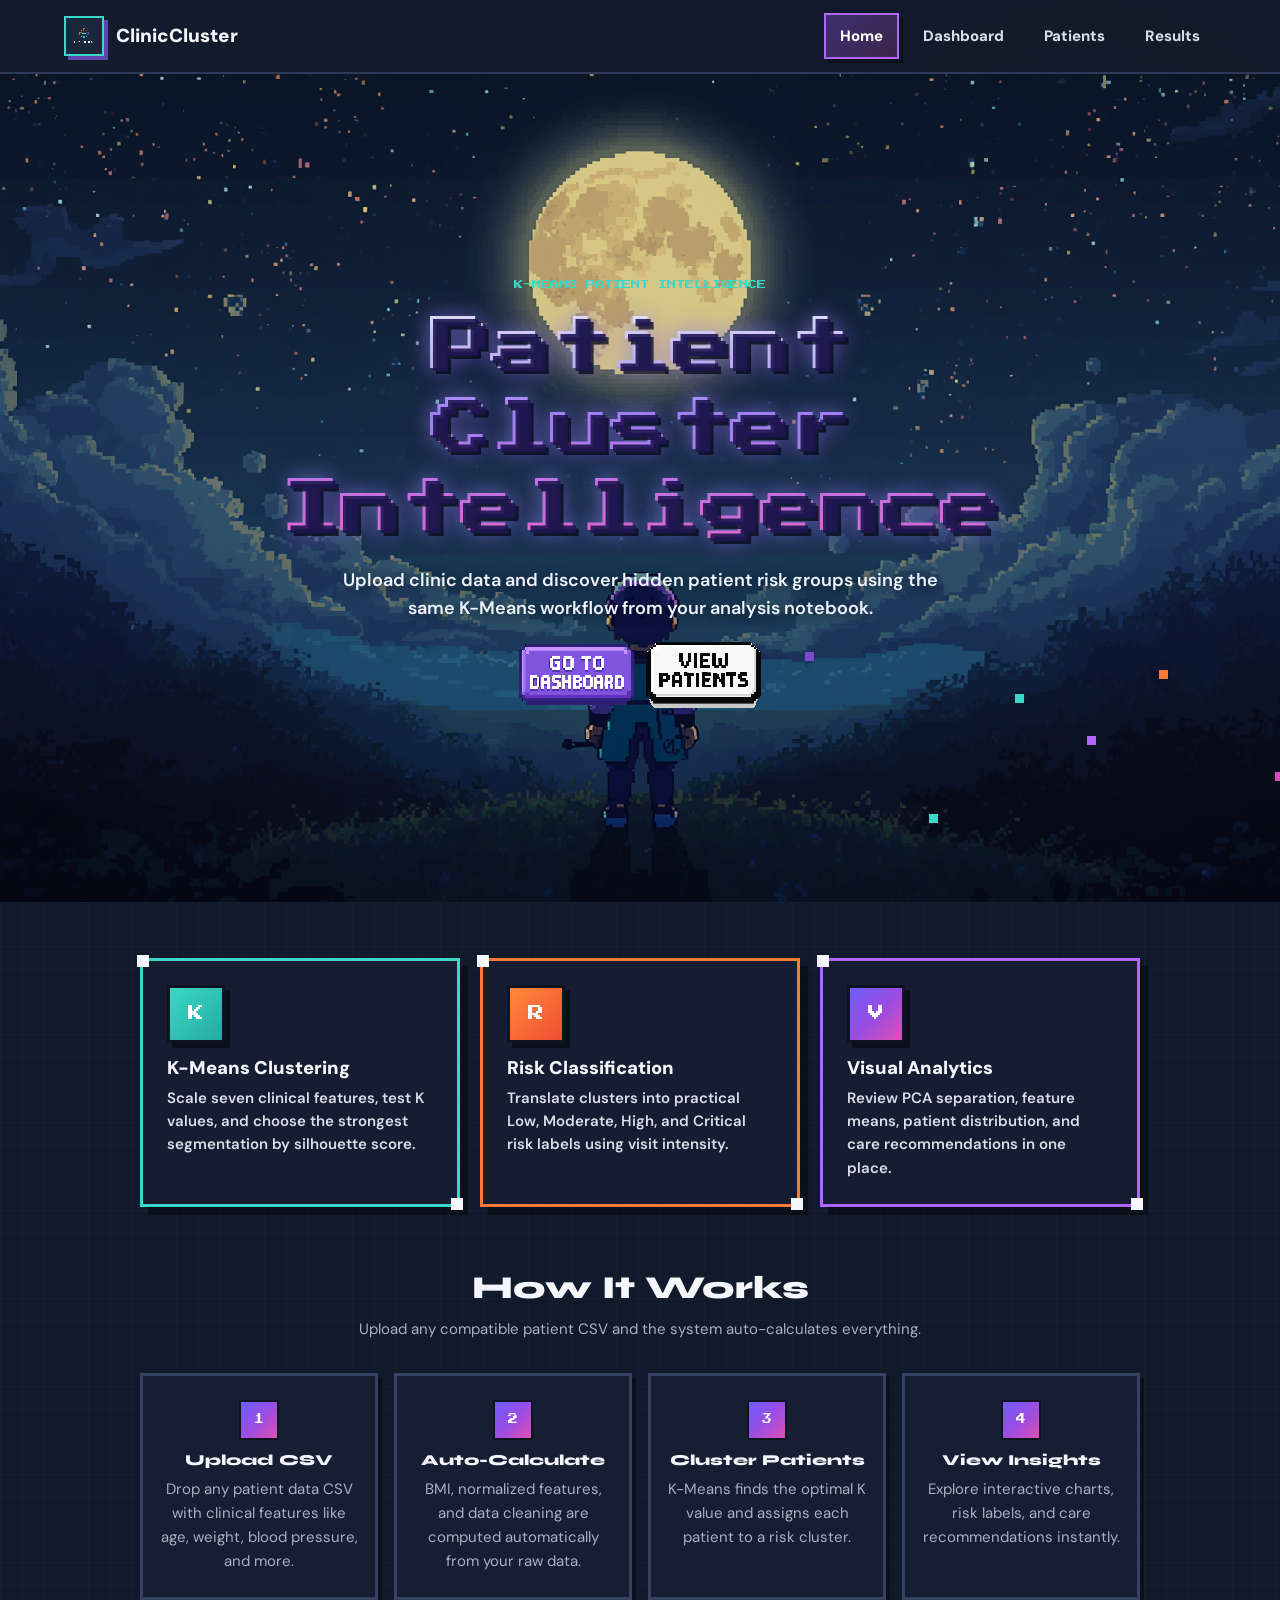
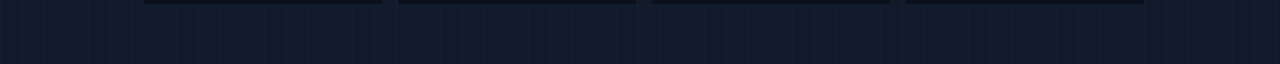
<file: frontend/html/index.html>
<!DOCTYPE html>
<html lang="en">
<head>
  <meta charset="UTF-8">
  <meta name="viewport" content="width=device-width, initial-scale=1.0">
  <meta name="description" content="ClinicCluster — Upload clinic data and discover hidden patient risk groups using K-Means clustering analysis.">
  <title>ClinicCluster — Patient Cluster Intelligence</title>
  <link rel="icon" href="../images/favicon.ico">
  <link href="https://fonts.googleapis.com/css2?family=DM+Sans:wght@400;500;600;700;800&family=Press+Start+2P&family=Syne:wght@700;800&display=swap" rel="stylesheet">
  <link rel="stylesheet" href="../css/global.css">
  <link rel="stylesheet" href="../css/index.css">
</head>
<body>
  <header class="topbar">
    <nav class="nav">
      <a class="brand" href="index.html"><img class="brand-logo" src="../images/logo.png" alt="">ClinicCluster</a>
      <div class="nav-links">
        <a class="active" href="index.html">Home</a>
        <a href="dashboard.html">Dashboard</a>
        <a href="patients.html">Patients</a>
        <a href="results.html">Results</a>
      </div>
    </nav>
  </header>
  <main>
    <section class="hero">
      <video class="hero-video" autoplay muted loop playsinline poster="../images/landing-moon-bg.jpg" aria-hidden="true">
        <source src="../images/landing-night-motion.mp4" type="video/mp4">
      </video>
      <div class="hero-copy">
        <p class="eyebrow">K-Means Patient Intelligence</p>
        <h1>Patient Cluster Intelligence</h1>
        <p class="lede">Upload clinic data and discover hidden patient risk groups using the same K-Means workflow from your analysis notebook.</p>
        <div class="actions">
          <a class="pixel-button" href="dashboard.html" aria-label="Go to Dashboard">
            <img src="../images/button-go-dashboard.jpg" alt="Go to Dashboard">
          </a>
          <a class="pixel-button" href="patients.html" aria-label="View Patients">
            <img src="../images/button-view-patients.jpg" alt="View Patients">
          </a>
        </div>
      </div>
    </section>

    <section class="landing-details">
      <div class="feature-grid" aria-label="Core capabilities">
        <article class="feature-card reveal-on-scroll">
          <span class="feature-icon">K</span>
          <h2>K-Means Clustering</h2>
          <p>Scale seven clinical features, test K values, and choose the strongest segmentation by silhouette score.</p>
        </article>
        <article class="feature-card reveal-on-scroll">
          <span class="feature-icon">R</span>
          <h2>Risk Classification</h2>
          <p>Translate clusters into practical Low, Moderate, High, and Critical risk labels using visit intensity.</p>
        </article>
        <article class="feature-card reveal-on-scroll">
          <span class="feature-icon">V</span>
          <h2>Visual Analytics</h2>
          <p>Review PCA separation, feature means, patient distribution, and care recommendations in one place.</p>
        </article>
      </div>

      <div class="how-it-works">
        <h2>How It Works</h2>
        <p>Upload any compatible patient CSV and the system auto-calculates everything.</p>
        <div class="steps-grid">
          <div class="step-card reveal-on-scroll">
            <span class="step-num">1</span>
            <h3>Upload CSV</h3>
            <p>Drop any patient data CSV with clinical features like age, weight, blood pressure, and more.</p>
          </div>
          <div class="step-card reveal-on-scroll">
            <span class="step-num">2</span>
            <h3>Auto-Calculate</h3>
            <p>BMI, normalized features, and data cleaning are computed automatically from your raw data.</p>
          </div>
          <div class="step-card reveal-on-scroll">
            <span class="step-num">3</span>
            <h3>Cluster Patients</h3>
            <p>K-Means finds the optimal K value and assigns each patient to a risk cluster.</p>
          </div>
          <div class="step-card reveal-on-scroll">
            <span class="step-num">4</span>
            <h3>View Insights</h3>
            <p>Explore interactive charts, risk labels, and care recommendations instantly.</p>
          </div>
        </div>
      </div>
    </section>
  </main>
  <script>
    const revealItems = document.querySelectorAll(".reveal-on-scroll");

    const revealObserver = new IntersectionObserver((entries) => {
      entries.forEach((entry) => {
        if (entry.isIntersecting) {
          entry.target.classList.add("is-visible");
          revealObserver.unobserve(entry.target);
        }
      });
    }, { threshold: 0.18 });

    revealItems.forEach((item, index) => {
      item.style.setProperty("--reveal-delay", `${index * 70}ms`);
      revealObserver.observe(item);
    });
  </script>
</body>
</html>
</file>
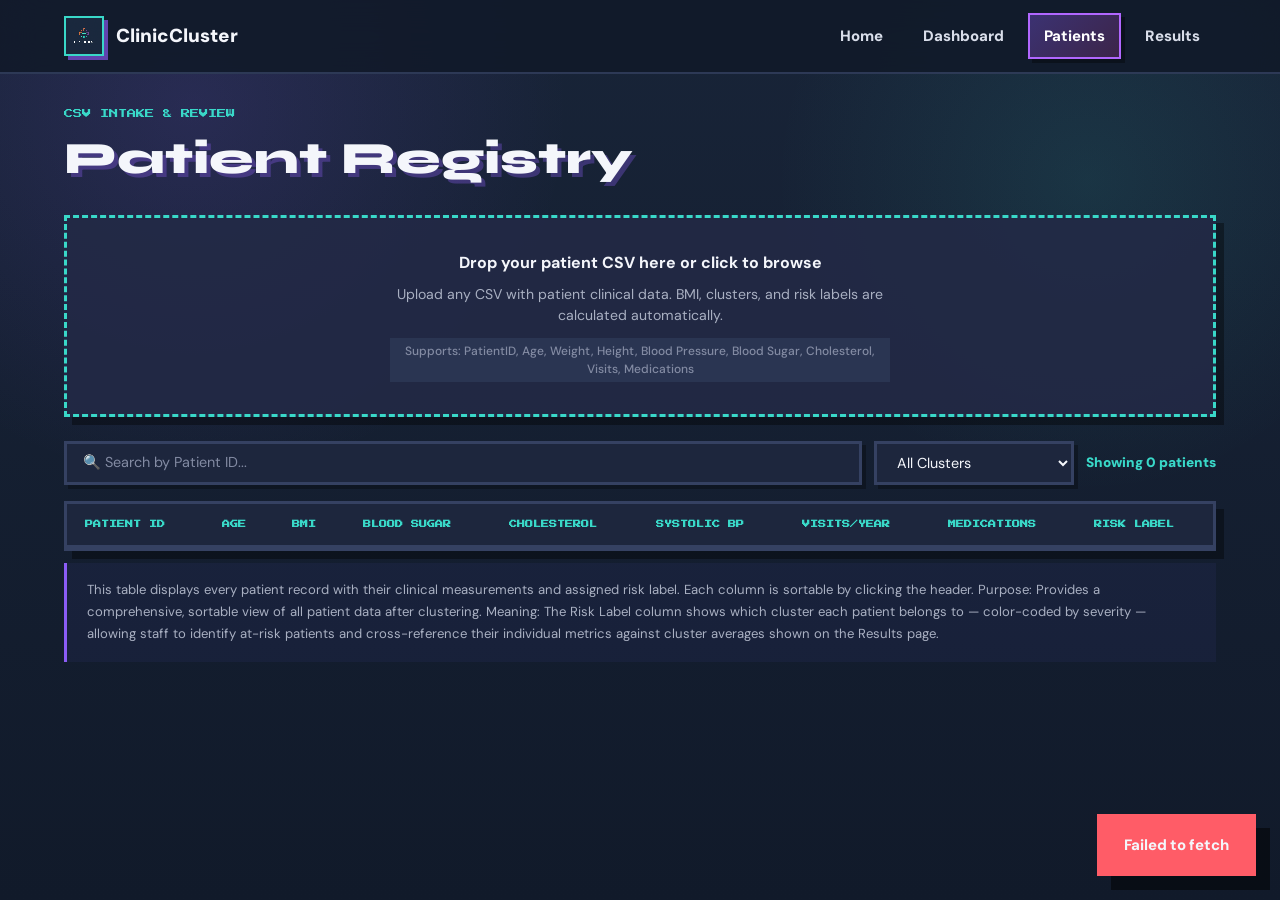
<file: frontend/html/patients.html>
<!DOCTYPE html>
<html lang="en">
<head>
  <meta charset="UTF-8">
  <meta name="viewport" content="width=device-width, initial-scale=1.0">
  <meta name="description" content="ClinicCluster Patients — Upload patient CSV data and browse clustered patient records.">
  <title>Patients | ClinicCluster</title>
  <link rel="icon" href="../images/favicon.ico">
  <link href="https://fonts.googleapis.com/css2?family=DM+Sans:wght@400;500;600;700;800&family=Press+Start+2P&family=Syne:wght@700;800&display=swap" rel="stylesheet">
  <link rel="stylesheet" href="../css/global.css">
  <link rel="stylesheet" href="../css/patients.css">
</head>
<body>
  <header class="topbar">
    <nav class="nav">
      <a class="brand" href="index.html"><img class="brand-logo" src="../images/logo.png" alt="">ClinicCluster</a>
      <div class="nav-links">
        <a href="index.html">Home</a>
        <a href="dashboard.html">Dashboard</a>
        <a class="active" href="patients.html">Patients</a>
        <a href="results.html">Results</a>
      </div>
    </nav>
  </header>
  <main class="page-shell">
    <section class="page-head">
      <div>
        <p class="eyebrow">CSV intake &amp; review</p>
        <h1>Patient Registry</h1>
      </div>
    </section>

    <section class="upload-zone" id="uploadZone">
      <input id="csvInput" type="file" accept=".csv" hidden>
      <strong>Drop your patient CSV here or click to browse</strong>
      <span>Upload any CSV with patient clinical data. BMI, clusters, and risk labels are calculated automatically.</span>
      <span class="upload-hint">Supports: PatientID, Age, Weight, Height, Blood Pressure, Blood Sugar, Cholesterol, Visits, Medications</span>
    </section>

    <div id="autoCalcBanner" class="auto-calc-banner hidden">
      <span class="calc-icon">✅</span>
      <div class="calc-text">
        <strong>Data uploaded &amp; auto-calculated successfully!</strong>
        <span>All features have been processed and patients clustered automatically.</span>
      </div>
      <div class="auto-calc-tags">
        <span class="auto-calc-tag">BMI</span>
        <span class="auto-calc-tag">Clusters</span>
        <span class="auto-calc-tag">Risk Labels</span>
      </div>
    </div>

    <section class="toolbar">
      <input id="searchInput" type="search" placeholder="🔍 Search by Patient ID...">
      <select id="riskFilter">
        <option value="">All Clusters</option>
        <option>Low Risk</option>
        <option>Moderate Risk</option>
        <option>High Risk</option>
        <option>Critical Risk</option>
      </select>
      <span id="resultCount">Showing 0 patients</span>
    </section>

    <section class="table-wrap">
      <table>
        <thead>
          <tr>
            <th data-sort="patient_id">Patient ID</th>
            <th data-sort="age">Age</th>
            <th data-sort="bmi">BMI</th>
            <th data-sort="blood_sugar">Blood Sugar</th>
            <th data-sort="cholesterol">Cholesterol</th>
            <th data-sort="bp_systolic">Systolic BP</th>
            <th data-sort="visits_per_year">Visits/Year</th>
            <th data-sort="medication_count">Medications</th>
            <th data-sort="risk_label">Risk Label</th>
          </tr>
        </thead>
        <tbody id="patientRows"></tbody>
      </table>
      <div id="emptyState" class="empty-state hidden">No patients found. Upload a CSV or clear the filters.</div>
    </section>
    <p class="section-desc">This table displays every patient record with their clinical measurements and assigned risk label. Each column is sortable by clicking the header. Purpose: Provides a comprehensive, sortable view of all patient data after clustering. Meaning: The Risk Label column shows which cluster each patient belongs to — color-coded by severity — allowing staff to identify at-risk patients and cross-reference their individual metrics against cluster averages shown on the Results page.</p>
    <nav id="pagination" class="pagination" aria-label="Patient pages"></nav>
  </main>
  <div id="toast" class="toast hidden"></div>
  <script src="../js/api.js"></script>
  <script src="../js/patients.js"></script>
</body>
</html>
</file>
<file: frontend/css/global.css>
/* ClinicCluster - dark pixelated design system */
:root {
  --bg: #182438;
  --bg-deep: #111a2a;
  --surface: #232946;
  --surface-2: #1d263d;
  --surface-3: #2a3152;
  --primary: #8b5cf6;
  --primary-light: #b167ff;
  --primary-dark: #5b38c8;
  --primary-50: rgba(139, 92, 246, 0.14);
  --accent-cyan: #39d8c8;
  --accent-rose: #d946b8;
  --accent-amber: #ff7a38;
  --accent-violet: #7c4bd1;
  --accent-emerald: #30d39d;
  --gradient: linear-gradient(135deg, #6d5dfc 0%, #9b4de3 52%, #df4fb4 100%);
  --gradient-warm: linear-gradient(135deg, #ff8a38, #f04d34);
  --gradient-cool: linear-gradient(135deg, #39d8c8, #6d5dfc);
  --gradient-nature: linear-gradient(135deg, #38d9c5, #28a9a1);
  --success: #49d990;
  --warning: #ffb23f;
  --danger: #ff5c67;
  --info: #58a6ff;
  --text: #f4f6fb;
  --text-secondary: #d9deea;
  --text-muted: #a9b0c2;
  --text-light: #838ba3;
  --border: #354162;
  --border-light: #2a3552;
  --shadow-xs: 4px 4px 0 rgba(0, 0, 0, 0.35);
  --shadow-sm: 6px 6px 0 rgba(0, 0, 0, 0.36);
  --shadow: 8px 8px 0 rgba(0, 0, 0, 0.38);
  --shadow-md: 10px 10px 0 rgba(0, 0, 0, 0.42);
  --shadow-lg: 14px 14px 0 rgba(0, 0, 0, 0.5);
  --radius-sm: 0;
  --radius: 0;
  --radius-lg: 0;
  --radius-xl: 0;
  --radius-2xl: 0;
  --radius-full: 0;
  --s1: 4px; --s2: 8px; --s3: 12px; --s4: 16px;
  --s5: 20px; --s6: 24px; --s8: 32px; --s10: 40px;
  --s12: 48px; --s16: 64px; --s20: 80px;
}

*, *::before, *::after {
  box-sizing: border-box;
  margin: 0;
  padding: 0;
}

html {
  background: var(--bg-deep);
}

body {
  min-height: 100vh;
  background:
    radial-gradient(circle at 15% 12%, rgba(139, 92, 246, 0.15), transparent 28%),
    radial-gradient(circle at 85% 20%, rgba(57, 216, 200, 0.1), transparent 24%),
    linear-gradient(180deg, var(--bg), var(--bg-deep));
  color: var(--text);
  font-family: "DM Sans", system-ui, sans-serif;
  font-size: 15px;
  line-height: 1.6;
  -webkit-font-smoothing: antialiased;
}

body::before {
  position: fixed;
  inset: 0;
  z-index: -1;
  pointer-events: none;
  background-image:
    linear-gradient(rgba(255,255,255,0.035) 1px, transparent 1px),
    linear-gradient(90deg, rgba(255,255,255,0.035) 1px, transparent 1px);
  background-size: 28px 28px;
  mask-image: linear-gradient(to bottom, rgba(0,0,0,0.6), transparent 75%);
  content: "";
}

a { color: inherit; text-decoration: none; }
button, input, select, textarea { font: inherit; }
img { display: block; max-width: 100%; }

h1, h2, h3, h4 {
  color: var(--text);
  font-family: "Syne", "DM Sans", system-ui, sans-serif;
  font-weight: 800;
  line-height: 1.08;
  letter-spacing: 0;
}

.topbar {
  position: sticky;
  top: 0;
  z-index: 50;
  border-bottom: 2px solid rgba(53, 65, 98, 0.8);
  background: rgba(17, 26, 42, 0.9);
  backdrop-filter: blur(18px);
}

.nav {
  display: flex;
  align-items: center;
  justify-content: space-between;
  max-width: 1200px;
  height: 72px;
  margin: 0 auto;
  padding: 0 var(--s6);
}

.brand {
  display: inline-flex;
  align-items: center;
  gap: var(--s3);
  color: var(--text);
  font-family: "DM Sans", system-ui, sans-serif;
  font-size: 1.18rem;
  font-weight: 900;
}

.brand-logo {
  width: 40px;
  height: 40px;
  object-fit: cover;
  object-position: center 30%;
  border: 2px solid var(--accent-cyan);
  image-rendering: pixelated;
  box-shadow: 4px 4px 0 rgba(139, 92, 246, 0.65);
}

.brand-mark {
  display: none;
}

.nav-links {
  display: flex;
  align-items: center;
  gap: var(--s2);
}

.nav-links a {
  padding: 9px 14px;
  border: 2px solid transparent;
  color: var(--text-secondary);
  font-weight: 800;
  transition: transform 120ms ease, border-color 120ms ease, color 120ms ease, background 120ms ease;
}

.nav-links a:hover {
  border-color: var(--border);
  color: var(--text);
  background: rgba(255,255,255,0.04);
  transform: translate(-2px, -2px);
}

.nav-links a.active {
  border-color: var(--primary-light);
  color: white;
  background: linear-gradient(135deg, rgba(139,92,246,0.35), rgba(217,70,184,0.22));
  box-shadow: 4px 4px 0 rgba(0, 0, 0, 0.35);
}

.page-shell {
  max-width: 1200px;
  margin: 0 auto;
  padding: var(--s8) var(--s6) var(--s16);
}

.page-head {
  display: flex;
  align-items: center;
  justify-content: space-between;
  gap: var(--s4);
  margin-bottom: var(--s8);
}

.page-head h1 {
  font-size: clamp(1.85rem, 4vw, 2.8rem);
  text-shadow: 4px 4px 0 rgba(139, 92, 246, 0.32);
}

.eyebrow {
  margin: 0 0 var(--s3);
  color: var(--accent-cyan);
  font-family: "Press Start 2P", monospace;
  font-size: 0.58rem;
  line-height: 1.8;
  text-transform: uppercase;
}

.btn {
  display: inline-flex;
  align-items: center;
  justify-content: center;
  gap: var(--s2);
  min-height: 46px;
  padding: 0 22px;
  border: 3px solid #0d1320;
  color: var(--text);
  background: var(--surface-3);
  box-shadow: 5px 5px 0 rgba(0,0,0,0.5);
  cursor: pointer;
  font-weight: 900;
  transition: transform 120ms ease, box-shadow 120ms ease, filter 120ms ease;
}

.btn:hover {
  transform: translate(-2px, -2px);
  box-shadow: 7px 7px 0 rgba(0,0,0,0.55);
}

.btn:active {
  transform: translate(2px, 2px);
  box-shadow: 2px 2px 0 rgba(0,0,0,0.55);
}

.btn.primary {
  color: white;
  background: var(--gradient);
}

.btn.ghost {
  color: var(--text);
  background: #d6dae4;
  color: #111827;
}

.empty-state {
  padding: var(--s8);
  border: 3px dashed var(--border);
  color: var(--text-muted);
  background: rgba(35, 41, 70, 0.88);
  text-align: center;
}

.hidden { display: none !important; }

.toast {
  position: fixed;
  right: var(--s6);
  bottom: var(--s6);
  z-index: 100;
  max-width: 380px;
  padding: var(--s4) var(--s6);
  border: 3px solid #0d1320;
  color: var(--text);
  background: var(--surface-3);
  box-shadow: var(--shadow-lg);
  font-weight: 800;
}

.risk-badge {
  display: inline-flex;
  align-items: center;
  padding: 5px 12px;
  border: 2px solid currentColor;
  color: var(--text);
  background: rgba(255,255,255,0.06);
  font-family: "Press Start 2P", monospace;
  font-size: 0.48rem;
  line-height: 1.5;
}

.risk-low { color: var(--success); background: rgba(73, 217, 144, 0.14); }
.risk-moderate { color: #ffd760; background: rgba(255, 215, 96, 0.12); }
.risk-high { color: var(--warning); background: rgba(255, 178, 63, 0.13); }
.risk-critical { color: var(--danger); background: rgba(255, 92, 103, 0.13); }

.table-wrap {
  width: 100%;
  overflow-x: auto;
  border: 3px solid var(--border);
  background: var(--surface);
  box-shadow: var(--shadow);
}

table {
  width: 100%;
  border-collapse: collapse;
}

th, td {
  padding: 14px 18px;
  text-align: left;
  white-space: nowrap;
}

th {
  border-bottom: 3px solid var(--border);
  color: var(--accent-cyan);
  background: var(--surface-2);
  font-family: "Press Start 2P", monospace;
  font-size: 0.5rem;
  line-height: 1.6;
  text-transform: uppercase;
}

td {
  border-bottom: 1px solid var(--border-light);
  color: var(--text-secondary);
  font-size: 0.9rem;
}

tbody tr:hover {
  background: rgba(139, 92, 246, 0.12);
}

tbody tr:last-child td {
  border-bottom: none;
}

@keyframes fadeIn {
  from { opacity: 0; transform: translateY(10px); }
  to { opacity: 1; transform: translateY(0); }
}

@keyframes pixelFloat {
  0%, 100% { transform: translate(0, 0); opacity: 0.55; }
  50% { transform: translate(12px, -10px); opacity: 1; }
}

@media (max-width: 768px) {
  .nav {
    height: auto;
    min-height: 72px;
    align-items: flex-start;
    flex-direction: column;
    padding: var(--s3) var(--s4);
  }

  .nav-links {
    width: 100%;
    overflow-x: auto;
    padding-bottom: var(--s1);
  }

  .nav-links a {
    padding: 7px 10px;
    font-size: 0.82rem;
  }

  .page-shell {
    padding: var(--s6) var(--s4) var(--s12);
  }

  .page-head {
    align-items: flex-start;
    flex-direction: column;
  }
}
</file>
<file: frontend/css/index.css>
/* Home page - pixelated dark hero */
.hero {
  position: relative;
  min-height: calc(100vh - 72px);
  display: flex;
  align-items: center;
  justify-content: center;
  overflow: hidden;
  padding: clamp(40px, 7vh, 76px) var(--s6) clamp(34px, 6vh, 64px);
  background:
    linear-gradient(180deg, rgba(7, 12, 24, 0.38) 0%, rgba(12, 18, 34, 0.5) 52%, rgba(12, 18, 34, 0.74) 100%),
    radial-gradient(circle at 50% 18%, rgba(255, 238, 158, 0.12), transparent 23%),
    radial-gradient(circle at 50% 50%, rgba(68, 201, 214, 0.14), transparent 42%),
    var(--bg-deep);
  background-position: center, center, center, center;
  background-repeat: no-repeat;
  background-size: cover, cover, cover, auto;
  isolation: isolate;
}

.hero-video {
  position: absolute;
  inset: 0;
  z-index: 0;
  width: 100%;
  height: 100%;
  object-fit: cover;
  object-position: center 48%;
  opacity: 0.86;
  image-rendering: pixelated;
}

.hero::before {
  position: absolute;
  inset: 0;
  z-index: 1;
  pointer-events: none;
  background:
    linear-gradient(180deg, rgba(5, 9, 19, 0.22) 0%, rgba(8, 13, 25, 0.24) 48%, rgba(10, 15, 28, 0.58) 100%),
    linear-gradient(rgba(255,255,255,0.028) 1px, transparent 1px),
    linear-gradient(90deg, rgba(255,255,255,0.028) 1px, transparent 1px);
  background-size: cover, 24px 24px, 24px 24px;
  mix-blend-mode: soft-light;
  content: "";
}

.hero::after {
  position: absolute;
  width: 9px;
  height: 9px;
  background: var(--accent-cyan);
  box-shadow:
    72px 42px 0 var(--primary-light),
    144px -24px 0 var(--accent-amber),
    260px 78px 0 var(--accent-rose),
    -86px 120px 0 var(--accent-cyan),
    -210px -42px 0 var(--accent-violet);
  content: "";
  image-rendering: pixelated;
  animation: pixelFloat 5s ease-in-out infinite;
}

.hero::after {
  z-index: 1;
  right: 20%;
  bottom: 24%;
  animation-delay: -2s;
}

.hero-copy {
  position: relative;
  z-index: 2;
  max-width: 860px;
  margin: 0 auto;
  text-align: center;
  animation: fadeIn 0.8s ease;
}

.hero h1 {
  margin-bottom: var(--s4);
  background:
    linear-gradient(180deg, #f3edff 0%, #a77cff 44%, #f060d3 100%);
  background-clip: text;
  font-family: "Press Start 2P", monospace;
  font-size: clamp(1.75rem, 4.7vw, 4.1rem);
  font-weight: 400;
  line-height: 1.35;
  -webkit-background-clip: text;
  -webkit-text-fill-color: transparent;
  filter: drop-shadow(0 0 10px rgba(139, 92, 246, 0.38));
  text-shadow:
    3px 3px 0 rgba(31, 22, 82, 0.9),
    6px 6px 0 rgba(7, 11, 25, 0.78),
    0 0 18px rgba(57, 216, 200, 0.22),
    0 0 30px rgba(217, 70, 184, 0.22);
  animation: titleGlow 2.8s ease-in-out infinite;
}

.lede {
  max-width: 620px;
  margin: var(--s4) auto var(--s5);
  color: #eef4ff;
  font-size: 1.13rem;
  font-weight: 600;
  line-height: 1.55;
  text-shadow: 0 2px 12px rgba(0, 0, 0, 0.68);
}

.actions {
  display: flex;
  justify-content: center;
  align-items: center;
  gap: var(--s3);
  flex-wrap: wrap;
}

.pixel-button {
  display: inline-flex;
  align-items: center;
  justify-content: center;
  width: clamp(96px, 9vw, 132px);
  line-height: 0;
  image-rendering: pixelated;
  transition: transform 120ms ease, filter 120ms ease;
}

.pixel-button:hover {
  transform: translate(-3px, -3px);
  filter: brightness(1.06);
}

.pixel-button:active {
  transform: translate(2px, 2px);
  filter: brightness(0.95);
}

.pixel-button img {
  width: 100%;
  height: auto;
  image-rendering: pixelated;
}

.landing-details {
  position: relative;
  overflow: hidden;
  padding: var(--s14, 56px) var(--s6) var(--s16);
  background:
    linear-gradient(180deg, rgba(7, 12, 24, 0.78), rgba(11, 18, 32, 0.8) 44%, rgba(9, 14, 26, 0.92)),
    url("../images/landing-details-bg.jpg"),
    var(--bg-deep);
  background-attachment: fixed;
  background-position: center;
  background-repeat: no-repeat;
  background-size: cover;
  isolation: isolate;
}

.landing-details::before {
  position: absolute;
  inset: 0;
  z-index: -1;
  pointer-events: none;
  background:
    linear-gradient(rgba(255,255,255,0.026) 1px, transparent 1px),
    linear-gradient(90deg, rgba(255,255,255,0.026) 1px, transparent 1px);
  background-size: 22px 22px;
  content: "";
  opacity: 0.7;
}

.feature-grid {
  position: relative;
  z-index: 1;
  display: grid;
  grid-template-columns: repeat(3, 1fr);
  gap: var(--s5);
  width: min(1000px, 100%);
  margin: 0 auto var(--s16);
  animation: fadeIn 1s ease 0.2s both;
}

.feature-card {
  position: relative;
  min-height: 196px;
  padding: var(--s6);
  border: 3px solid var(--accent-cyan);
  background: rgba(24, 30, 52, 0.82);
  backdrop-filter: blur(4px);
  box-shadow: var(--shadow);
  transition: transform 140ms ease, box-shadow 140ms ease;
}

.feature-card:nth-child(2) {
  border-color: var(--accent-amber);
}

.feature-card:nth-child(3) {
  border-color: var(--primary-light);
}

.feature-card::before,
.feature-card::after {
  position: absolute;
  width: 12px;
  height: 12px;
  background: currentColor;
  content: "";
}

.feature-card::before { top: -6px; left: -6px; }
.feature-card::after { right: -6px; bottom: -6px; }

.feature-card:hover {
  transform: translate(-5px, -5px);
  box-shadow: 13px 13px 0 rgba(0, 0, 0, 0.5);
}

.feature-icon {
  display: grid;
  place-items: center;
  width: 58px;
  height: 58px;
  margin-bottom: var(--s4);
  border: 3px solid #0d1320;
  color: white;
  background: var(--gradient-nature);
  box-shadow: 5px 5px 0 rgba(0,0,0,0.45);
  font-family: "Press Start 2P", monospace;
  font-size: 1rem;
}

.feature-card:nth-child(2) .feature-icon { background: var(--gradient-warm); }
.feature-card:nth-child(3) .feature-icon { background: var(--gradient); }

.feature-card h2 {
  margin-bottom: var(--s2);
  font-family: "DM Sans", system-ui, sans-serif;
  font-size: 1.15rem;
  font-weight: 900;
}

.feature-card p {
  margin: 0;
  color: var(--text-secondary);
  font-weight: 600;
  line-height: 1.55;
}

.how-it-works {
  position: relative;
  z-index: 1;
  width: min(1000px, 100%);
  margin: 0 auto;
  text-align: center;
}

.how-it-works > h2 {
  margin-bottom: var(--s3);
  font-size: 2rem;
}

.how-it-works > p {
  margin-bottom: var(--s8);
  color: var(--text-muted);
}

.steps-grid {
  display: grid;
  grid-template-columns: repeat(4, 1fr);
  gap: var(--s4);
}

.step-card {
  padding: var(--s6) var(--s4);
  border: 3px solid var(--border);
  background: rgba(25, 31, 54, 0.84);
  backdrop-filter: blur(4px);
  box-shadow: var(--shadow-xs);
}

.step-num {
  display: inline-grid;
  place-items: center;
  width: 40px;
  height: 40px;
  margin-bottom: var(--s3);
  border: 2px solid #0d1320;
  color: white;
  background: var(--gradient);
  font-family: "Press Start 2P", monospace;
  font-size: 0.62rem;
}

.step-card h3 {
  margin-bottom: var(--s2);
  font-size: 0.95rem;
}

.step-card p {
  margin: 0;
  color: var(--text-muted);
}

@keyframes titleGlow {
  0%, 100% {
    filter: drop-shadow(0 0 8px rgba(139, 92, 246, 0.34));
  }

  50% {
    filter:
      drop-shadow(0 0 14px rgba(57, 216, 200, 0.38))
      drop-shadow(0 0 18px rgba(217, 70, 184, 0.3));
  }
}

.reveal-on-scroll {
  opacity: 0;
  transform: translateY(34px) scale(0.97);
  transition:
    opacity 560ms ease,
    transform 560ms cubic-bezier(0.2, 0.9, 0.2, 1);
  transition-delay: var(--reveal-delay, 0ms);
}

.reveal-on-scroll.is-visible {
  opacity: 1;
  transform: translateY(0) scale(1);
}

@media (max-width: 860px) {
  .feature-grid { grid-template-columns: 1fr; max-width: 440px; }
  .steps-grid { grid-template-columns: repeat(2, 1fr); }
  .hero {
    min-height: calc(100svh - 72px);
  }
  .hero-video { object-position: center center; }
  .landing-details { background-attachment: scroll; }
}

@media (max-width: 520px) {
  .steps-grid { grid-template-columns: 1fr; }
  .hero { padding: var(--s8) var(--s4); }
  .actions { gap: var(--s2); }
  .pixel-button { width: min(42vw, 124px); }
}

@media (prefers-reduced-motion: reduce) {
  .reveal-on-scroll,
  .hero h1 {
    animation: none;
    opacity: 1;
    transform: none;
    transition: none;
  }
}
</file>
<file: frontend/css/patients.css>
/* ================================================================
   Patients Page
   ================================================================ */

/* ── Upload Zone ── */
.upload-zone {
  display: flex;
  flex-direction: column;
  align-items: center;
  justify-content: center;
  min-height: 180px;
  margin-bottom: var(--s6);
  padding: var(--s8);
  border-radius: var(--radius-xl);
  border: 2px dashed var(--border);
  background: white;
  cursor: pointer;
  text-align: center;
  transition: all 0.3s ease;
}

.upload-zone:hover,
.upload-zone.dragging {
  border-color: var(--primary-light);
  background: var(--primary-50);
  transform: scale(1.005);
}

.upload-zone strong {
  display: block;
  color: var(--text);
  font-weight: 700;
  font-size: 1rem;
  margin-bottom: var(--s2);
}

.upload-zone span {
  color: var(--text-muted);
  font-size: 0.88rem;
  line-height: 1.5;
  max-width: 500px;
}

.upload-zone .upload-hint {
  display: inline-block;
  margin-top: var(--s3);
  padding: var(--s1) var(--s3);
  border-radius: var(--radius-full);
  background: var(--border-light);
  color: var(--text-light);
  font-size: 0.75rem;
  font-weight: 500;
}

/* ── Auto-Calculated Features Banner ── */
.auto-calc-banner {
  display: flex;
  align-items: center;
  gap: var(--s4);
  padding: var(--s4) var(--s6);
  border-radius: var(--radius);
  background: linear-gradient(135deg, #ecfdf5, #f0f9ff);
  border: 1px solid #a7f3d0;
  margin-bottom: var(--s6);
  animation: fadeIn 0.4s ease;
}

.auto-calc-banner .calc-icon {
  font-size: 1.5rem;
  flex-shrink: 0;
}

.auto-calc-banner .calc-text strong {
  display: block;
  color: #065f46;
  font-size: 0.85rem;
  margin-bottom: 2px;
}

.auto-calc-banner .calc-text span {
  color: #047857;
  font-size: 0.8rem;
}

.auto-calc-tags {
  display: flex;
  gap: var(--s2);
  margin-left: auto;
  flex-wrap: wrap;
}

.auto-calc-tag {
  padding: 3px 10px;
  border-radius: var(--radius-full);
  background: white;
  color: #047857;
  font-size: 0.72rem;
  font-weight: 600;
  border: 1px solid #a7f3d0;
}

/* ── Toolbar ── */
.toolbar {
  display: grid;
  grid-template-columns: 1fr 200px auto;
  gap: var(--s3);
  align-items: center;
  margin-bottom: var(--s4);
}

.toolbar input,
.toolbar select {
  min-height: 44px;
  padding: 0 var(--s4);
  border: 1px solid var(--border);
  border-radius: var(--radius);
  background: white;
  color: var(--text);
  font-size: 0.9rem;
  transition: all 0.2s ease;
  box-shadow: var(--shadow-xs);
}

.toolbar input:focus,
.toolbar select:focus {
  outline: none;
  border-color: var(--primary-light);
  box-shadow: 0 0 0 3px rgba(99, 102, 241, 0.1);
}

#resultCount {
  color: var(--text-muted);
  font-weight: 600;
  font-size: 0.85rem;
}

/* ── Table ── */
tbody tr:nth-child(even) {
  background: #fafbfe;
}

th {
  cursor: pointer;
  user-select: none;
  transition: background 0.15s ease;
}

th:hover {
  background: #eef2f7;
}

/* ── Pagination ── */
.pagination {
  display: flex;
  gap: var(--s2);
  justify-content: flex-end;
  margin-top: var(--s4);
  flex-wrap: wrap;
}

.pagination button {
  min-width: 40px;
  min-height: 40px;
  border: 1px solid var(--border);
  border-radius: var(--radius-sm);
  color: var(--text-secondary);
  background: white;
  cursor: pointer;
  font-weight: 500;
  font-size: 0.85rem;
  transition: all 0.2s ease;
  box-shadow: var(--shadow-xs);
}

.pagination button:hover:not(:disabled) {
  border-color: var(--primary-light);
  color: var(--primary);
  background: var(--primary-50);
}

.pagination button.active {
  color: white;
  background: var(--primary);
  border-color: var(--primary);
  box-shadow: 0 2px 8px rgba(99, 102, 241, 0.3);
}

.pagination button:disabled {
  opacity: 0.4;
  cursor: not-allowed;
}

/* ── Section Description ── */
.section-desc {
  margin: var(--s3) 0 var(--s6);
  padding: var(--s4) var(--s5);
  border-left: 3px solid var(--primary);
  background: rgba(99, 102, 241, 0.06);
  border-radius: 0 var(--radius-sm) var(--radius-sm) 0;
  color: var(--text-muted);
  font-size: 0.82rem;
  line-height: 1.7;
  font-weight: 400;
}

@media (max-width: 760px) {
  .toolbar { grid-template-columns: 1fr; }
  .auto-calc-banner { flex-direction: column; text-align: center; }
  .auto-calc-tags { margin-left: 0; justify-content: center; }
}

/* Dark pixel theme overrides */
.upload-zone,
.auto-calc-banner {
  border: 3px dashed var(--accent-cyan);
  color: var(--text-muted);
  background: rgba(35, 41, 70, 0.88);
  box-shadow: var(--shadow);
}

.upload-zone strong,
.auto-calc-banner strong {
  color: var(--text);
}

.upload-zone:hover,
.upload-zone.dragging {
  border-color: var(--primary-light);
  background: rgba(139, 92, 246, 0.16);
}

.toolbar input,
.toolbar select {
  border: 3px solid var(--border);
  color: var(--text);
  background: var(--surface-2);
  box-shadow: 4px 4px 0 rgba(0,0,0,0.3);
}

.toolbar input::placeholder {
  color: var(--text-light);
}

#resultCount {
  color: var(--accent-cyan);
  font-weight: 900;
}

tbody tr:nth-child(even) {
  background: rgba(255,255,255,0.025);
}

.pagination button {
  border: 3px solid var(--primary-light);
  color: var(--text);
  background: var(--surface-2);
  box-shadow: 4px 4px 0 rgba(0,0,0,0.35);
}

.pagination button:hover:not(:disabled) {
  color: white;
  background: var(--primary-50);
}

.pagination button.active {
  color: white;
  background: var(--gradient);
  border-color: var(--primary-light);
}
</file>
